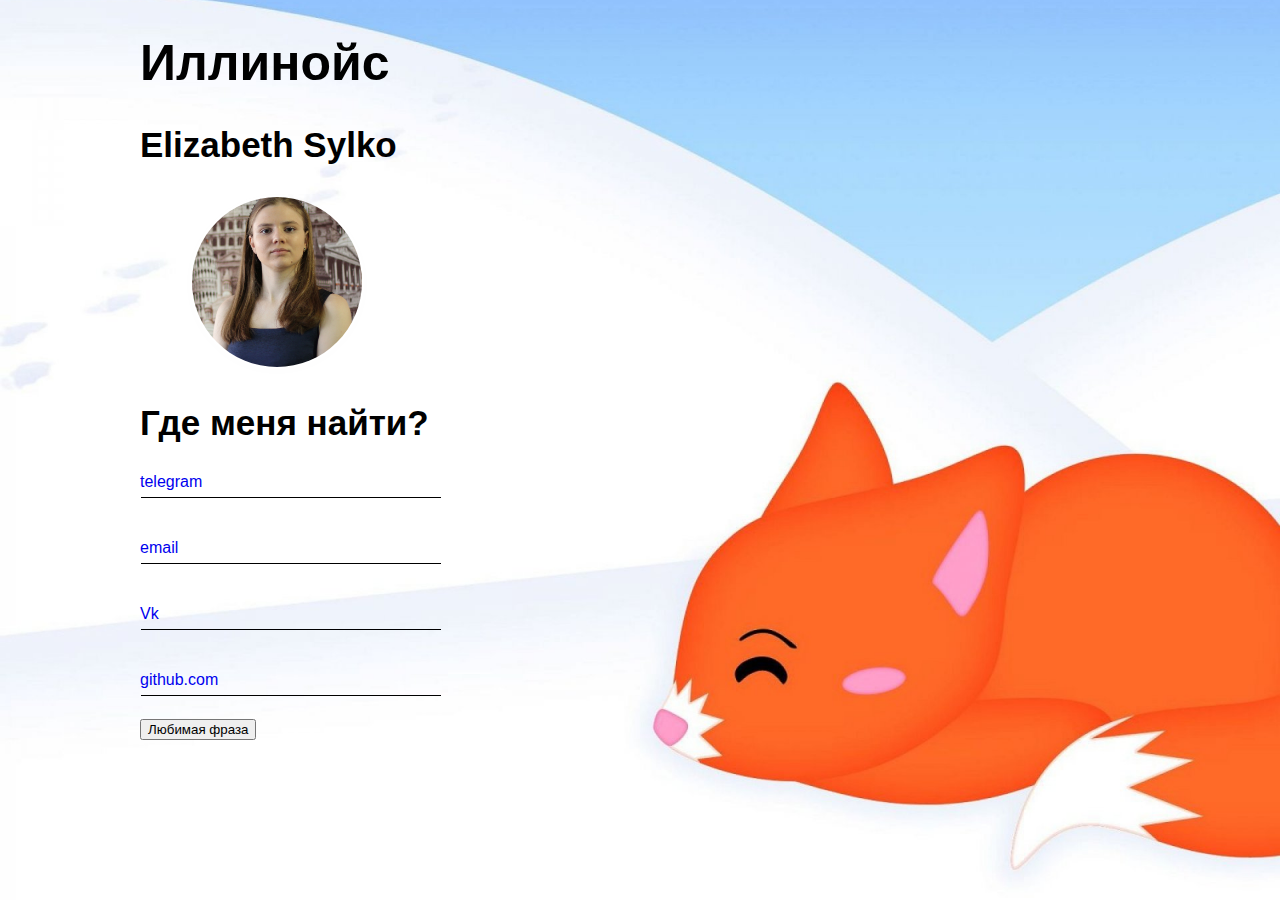
<file: index.html>
<!DOCTYPE html>
<html>
<head> 
	<meta http-equiv="Content-Type" content="text/html; charset=utf-8">
	<title>Иллинойс</title>
	<link rel="stylesheet" href="style.css">
	<link rel="icon" href="fox.ico" type="image/x-icon">
	<link rel="shortcut icon" href="fox.ico" type="image/x-icon">

</head>

<body class="container">
		<h1>Иллинойс</h1>
		<h2>Elizabeth Sylko</h2>

		<div class="item">
			<img class="photo" src="hRANwKvVBgY.png" width="170" height="170" alt="фото">
		</div>


			<h3>Где меня найти?</h3>

			<div class="contacts">

				<a href="https://t.me/elizavetafuchs">telegram</a> 
				<br>
				<a href="elizavetasylko@gmail.com">email</a>
				<br>
				<a href="https://vk.com/sylko0">Vk</a>
				<br>
				<a href="https://github.com/ElizawetSilko">github.com</a>
			</div>
				<button type="button">Любимая фраза</button>
				<script type="text/javascript" src="js.js"></script>		

				<!-- Yandex.Metrika counter -->
<script type="text/javascript" >
	(function(m,e,t,r,i,k,a){m[i]=m[i]||function(){(m[i].a=m[i].a||[]).push(arguments)};
	m[i].l=1*new Date();
	for (var j = 0; j < document.scripts.length; j++) {if (document.scripts[j].src === r) { return; }}
	k=e.createElement(t),a=e.getElementsByTagName(t)[0],k.async=1,k.src=r,a.parentNode.insertBefore(k,a)})
	(window, document, "script", "https://mc.yandex.ru/metrika/tag.js", "ym");
 
	ym(92690062, "init", {
		 clickmap:true,
		 trackLinks:true,
		 accurateTrackBounce:true
	});
 </script>
 <noscript><div><img src="https://mc.yandex.ru/watch/92690062" style="position:absolute; left:-9999px;" alt="" /></div></noscript>
 <!-- /Yandex.Metrika counter -->
	</body>

</html>
</file>
<file: style.css>
body {
  font-family: Roboto, sans-serif;
}

.container {
  padding: 0 40px;
  margin-left: 100px;
}

h1 {
  font-size: 50px;
}

h2 {
  font-size:35px;
  margin: 30px 0;
}

h3 {
  font-size:35px;
  margin: 30px 0;
}

.photo {
  border-radius: 200px;

  border: 2px solid transparent;

  box-shadow: 0 2px 15px 0px rgb(253, 253, 253);
  object-fit: cover;
  
    padding: 0 0;
    margin-left: 50px;
  
}

.photo:hover {
  border: 2px solid #f59404;
}

a {
  display: block;
  text-decoration:none;
  margin-bottom: 30px;
  position: relative;
}

a:hover {
  color:rgb(255, 255, 255);
}

a::after {
  content: '';
  position: absolute;
  left: 1px;
  right: 1px;
  transform: translateY(1.5em);
  border-bottom: 1px solid #000000;  
  width: 300px;
}

html {

  background-image: url(lisa-lisichka-zima-sneg-zimnie-minimalizm-milo-nicca.jpg);
  
  background-repeat: no-repeat;
  
  background-position: center center;
  
  background-attachment: fixed;
  
  -webkit-background-size: cover;
  
  -moz-background-size: cover;
  
  -o-background-size: cover;
  
  background-size: cover;
}
</file>
